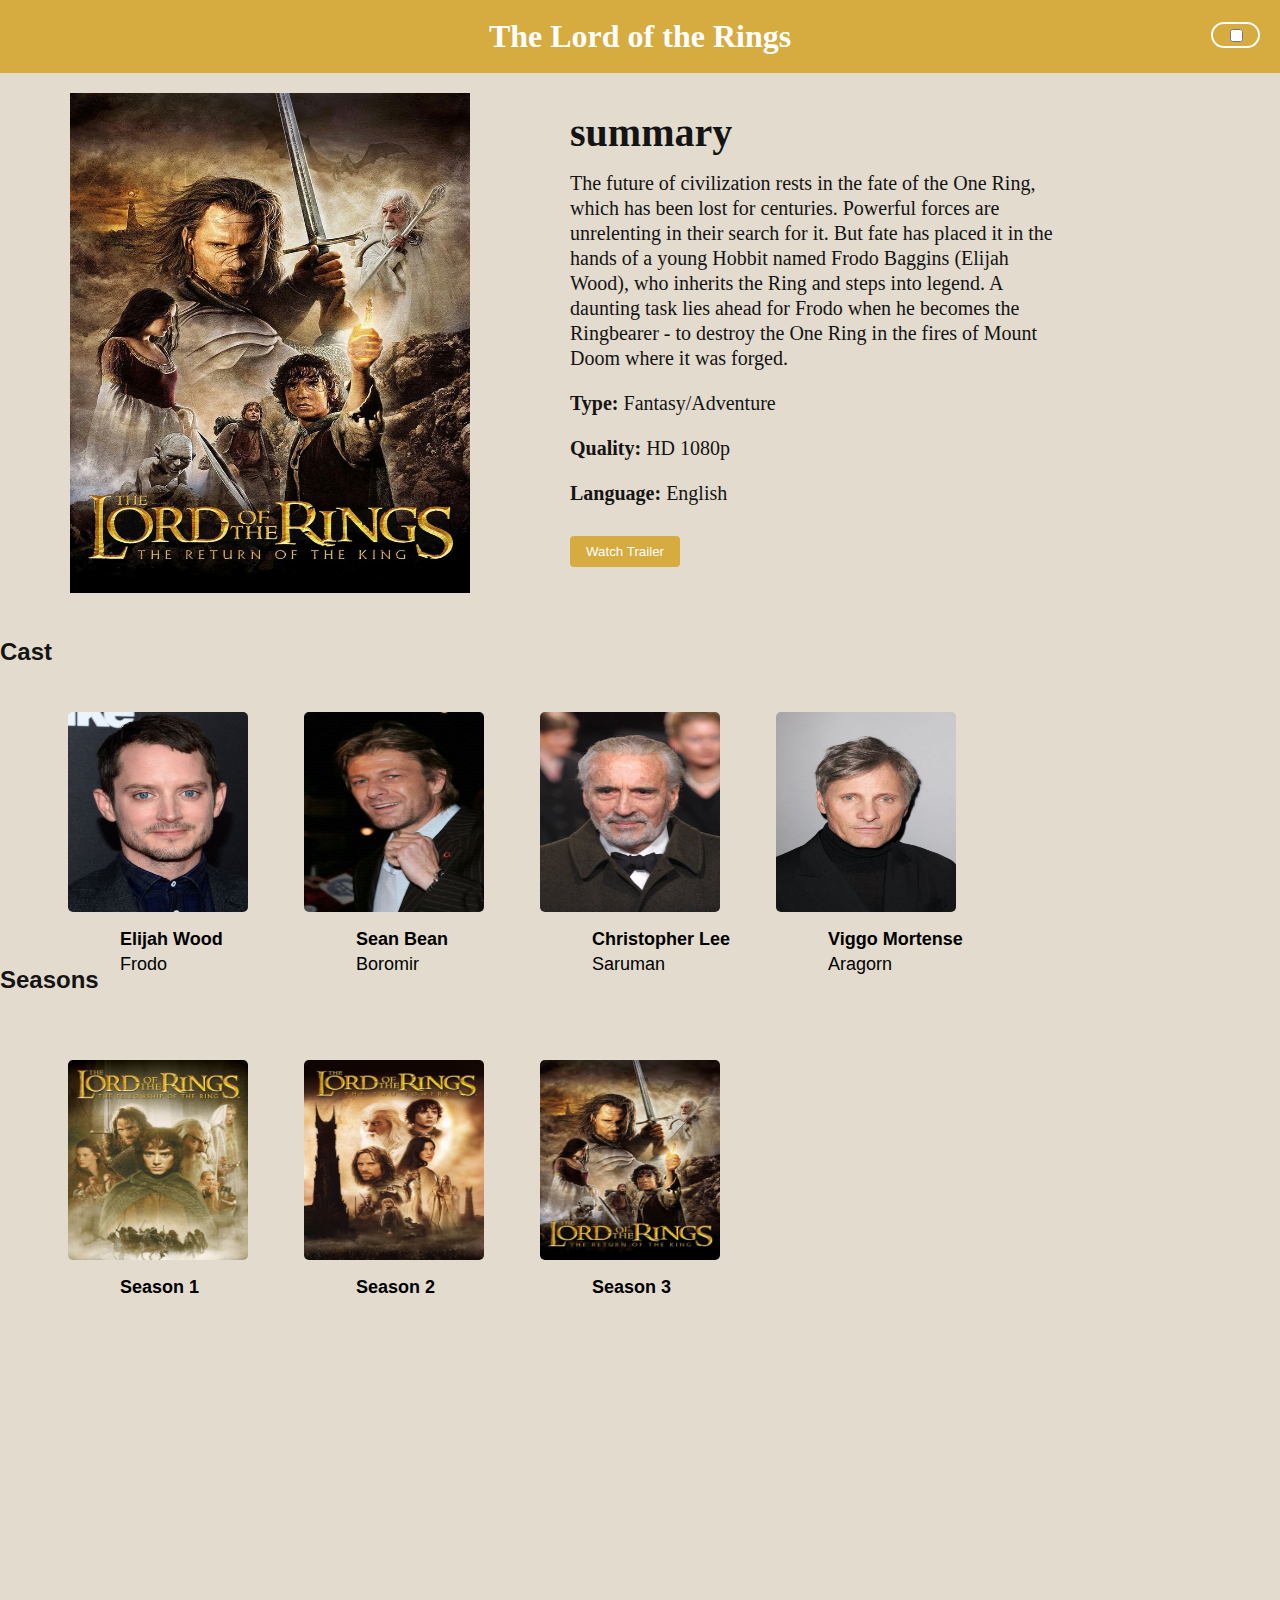
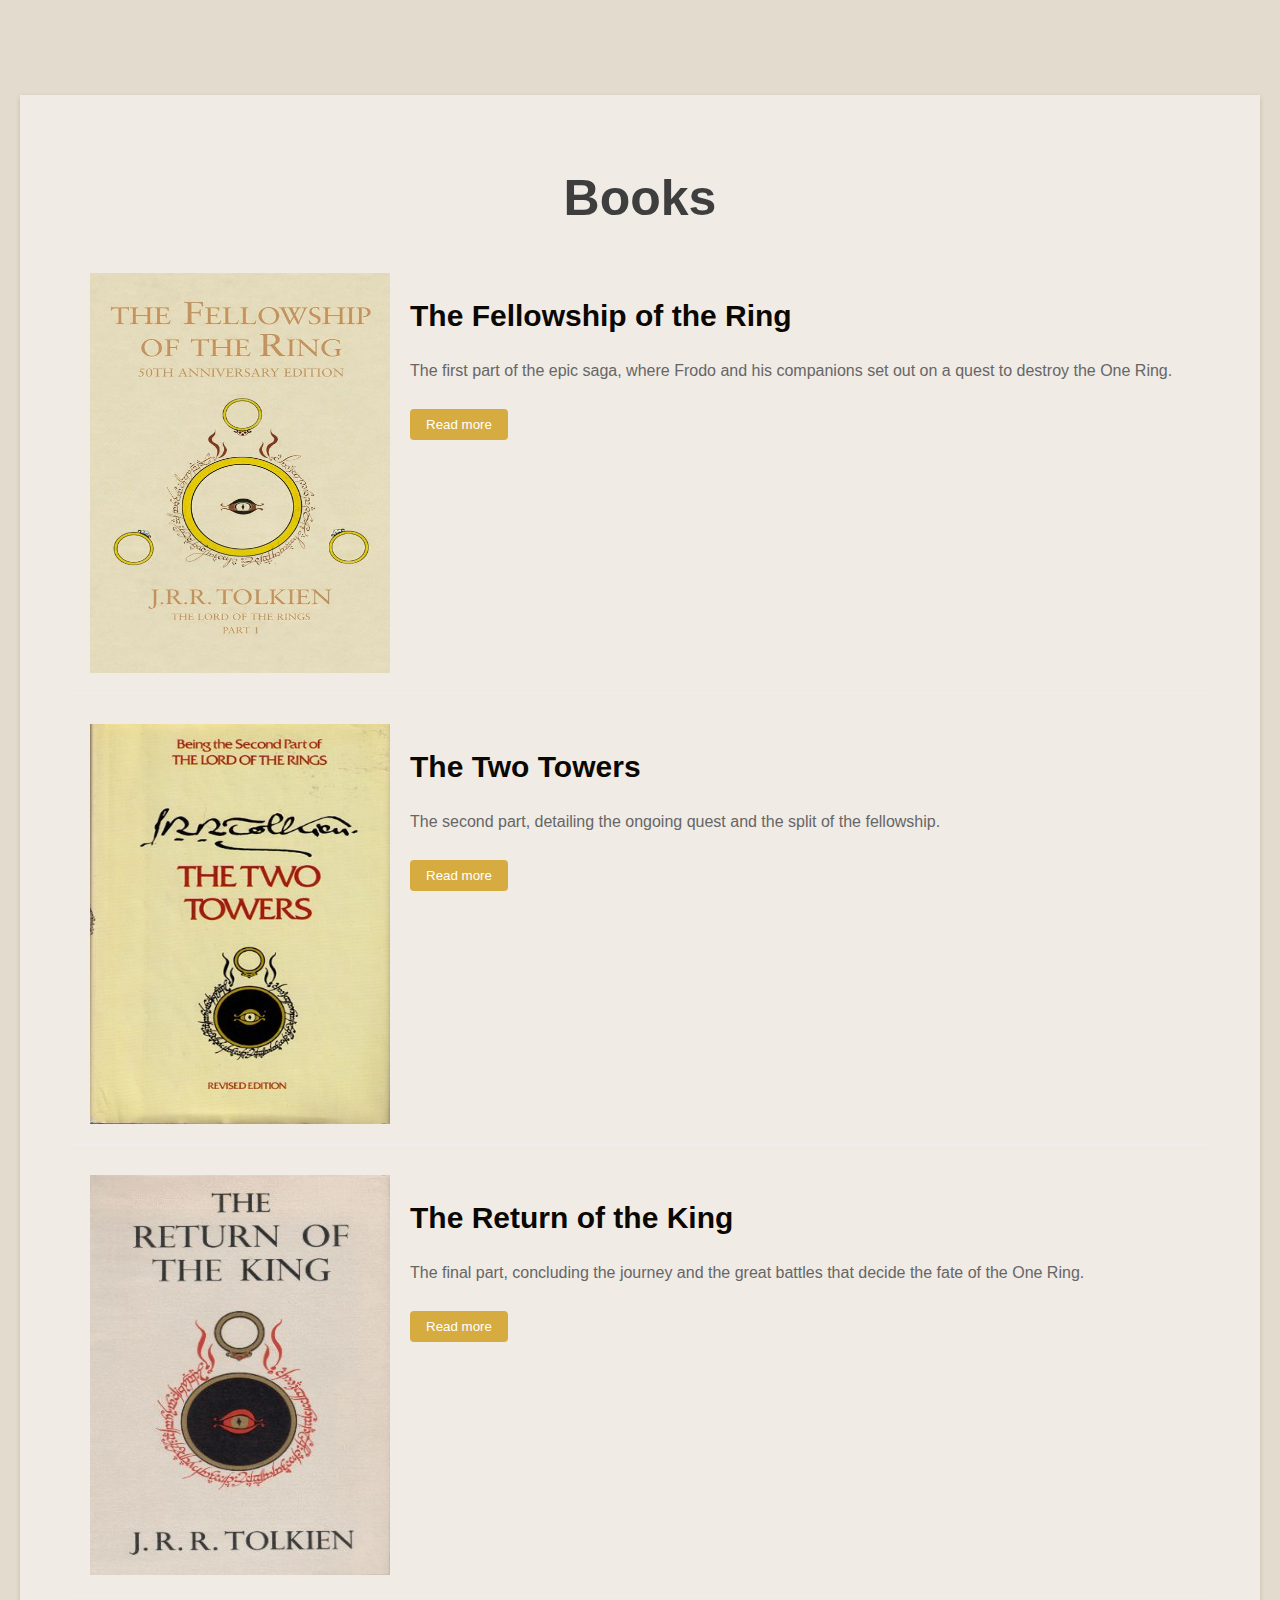
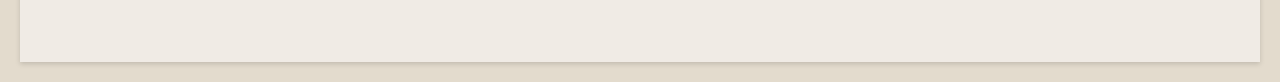
<file: index.html>
<!DOCTYPE html>
    <html lang="en">
    <head>
        <meta charset="UTF-8">
        <meta name="viewport" content="width=device-width, initial-scale=1.0">
        <title>The Lord of the Rings</title>
        <link rel="stylesheet" href="CSS.css">
    </head>
    <body>
        <header>
            <label class="switch">
                <input type="checkbox" id="darkModeToggle">
                <span class="slider round"></span>
              </label>            
            <h1>The Lord of the Rings</h1>
        </header>
        <section class="movie-info">
            <a href="https://en.m.wikipedia.org/wiki/The_Lord_of_the_Rings_(film_series)" class="film-link">
            <img src="poster.jpg" alt="The Lord of the Rings Poster" class="movie-poster">
            </a>
            <div class="movie-details">
                <h1>summary</h1>
                <p>The future of civilization rests in the fate of the One Ring, which has been lost for centuries. Powerful forces are unrelenting in their search for it. But fate has placed it in the hands of a young Hobbit named Frodo Baggins (Elijah Wood), who inherits the Ring and steps into legend. A daunting task lies ahead for Frodo when he becomes the Ringbearer - to destroy the One Ring in the fires of Mount Doom where it was forged.</p>
                <p><strong>Type:</strong> Fantasy/Adventure</p>
                <p><strong>Quality:</strong> HD 1080p</p>
                <p><strong>Language:</strong> English</p>
                <button id="watch-trailer">Watch Trailer</button>
            <div class="trailer-popup" style="display:none;">
                <iframe id="trailer-video" width="500" height="260" src="https://www.youtube.com/embed/_nZdmwHrcnw" frameborder="0" allow="accelerometer; autoplay; clipboard-write; encrypted-media; gyroscope; picture-in-picture" allowfullscreen></iframe>
            </div>
        </section>
        <h2>Cast</h2>
        <section>
            <ul class="cast">
                <li><div><img src="html 7.jpg" alt=""><p><strong>Elijah Wood </strong><br>Frodo</p></div></li>
                <li><div><img src="html 2.jpg" alt=""><p><strong>Sean Bean</strong><br>Boromir</p></div></li>
                <li><div><img src="html 9.jpg" alt=""><p><strong>Christopher Lee</strong><br>Saruman</p></div></li>
                <li><div><img src="html 8.jpg" alt=""><p><strong>Viggo Mortense</strong><br>Aragorn</p></div></div></li>
              </ul>
            <div class="clear"></div>
        </section>

        <h2>Seasons</h2>
        <section>
            <ul class="seasons">
                <li><div><img src="poster 1.jpg" alt=""><p><strong>Season 1</strong><br></p></div></li>
                <li><div><img src="poster 2.jpg" alt=""><p><strong>Season 2</strong><br></p></div></li>
                <li><div><img src="poster 3.jpg" alt=""><p><strong>Season 3</strong><br></p></div></li>
              </ul>
            <div class="clear"></div>
        </section>    
        <section class="book-section">
            <h2 class="title">Books</h2> 
            <ul class="book-list">
                <!-- Fellowship of the Ring -->
                <li class="book">
                    <div class="book-display">
                        <img src="fellowship.jpg" alt="The Fellowship of the Ring" height="400" width="300">
                        <div class="book-content">
                            <h3>The Fellowship of the Ring</h3>
                            <p class="book-description">The first part of the epic saga, where Frodo and his companions set out on a quest to destroy the One Ring.</p>
                            <button class="details-button">Read more</button>
                            <div class="more-info">
                                <p>Frodo inherits a ring from his uncle, Bilbo Baggins, but soon learns from the Wizard Gandalf that it is the infamous Ring of Power.
                                    Knowing the Dark Lord Sauron will be searching for it, Frodo embarks on a journey towards the Elven town of Rivendell.
                                     His friend Samwise Gamgee insists on accompanying him. Frodo and Sam are then joined by their friends, Merry Brandybuck and Pippin Took.
                                      With the help of a man named Strider, they arrive in Rivendell. Strider is revealed to be Aragorn, the heir to the throne of Gondor.
                                       Gandalf informs them that the powerful Wizard Saruman has joined Sauron.
               
                                   At Rivendell, the Council of Elrond decides that a group of nine,
                                    dubbed "The Fellowship of the Ring," will set off to destroy the Ring in Mordor's Mount Doom, which is deep in Sauron's territory.
                                     Frodo Baggins is to be the ring-bearer and must ultimately destroy the Ring when they arrive. While traveling through the Mines of Moria,
                                      Gandalf falls into an abyss while battling a fire demon known as the Balrog. Without their leader, 
                                      the Fellowship is shaken, and even a brief respite with the Elf Galadriel cannot heal their bond.
                                       Desperate to protect his home nation of Gondor, Boromir tries to steal the Ring from Frodo, and Frodo runs away from the Fellowship.
                                        Sam follows him.</p>
                            </div>
                        </div>
                    </div>
                </li>
                <!-- The Two Towers -->
                <li class="book">
                    <div class="book-display">
                        <img src="two.jpg" alt="The Two Towers" height="400" width="300">
                        <div class="book-content">
                            <h3>The Two Towers</h3>
                            <p class="book-description">The second part, detailing the ongoing quest and the split of the fellowship.</p>
                            <button class="details-button">Read more</button>
                            <div class="more-info">
                                <p>As Frodo and Sam leave, a band of orcs captures Merry and Pippin and kills Boromir.
                                    Aragorn, Legolas, and Gimli decide to let the Ringbearer go and instead rescue Merry and Pippin.
                                     Aragorn, Legolas, and Gimli pursue the orcs as they run across the fields of Rohan toward Saruman's fortress at Isengard.
                                      They find evidence that the orcs of Sauron and Saruman have quarreled and that either one hobbit is still alive, 
                                      but they begin to lose hope as they fall farther and farther behind. After three days of running with little rest,
                                       they meet a troop of the riders of Rohan. The horsemen's leader, Éomer, informs the trio that the orcs were destroyed on the edge of Fangorn forest,
                                        with no survivors. He lends them horses to continue the pursuit, but offers little hope that the hobbits escaped the battle.
               
                                   Although treated roughly by the orcs, Merry and Pippin remain unharmed. When the Rohirrim attack, the hobbits run to the safety of the forest. They eventually make their way through the dense woodland to a stony hill where they meet Treebeard the Ent. This ancient being looks like a walking and talking tree and is the guardian of the forest. He does not particularly care about Sauron, but he takes the threat of Saruman very seriously. The wizard once cared for the forest and learned much from Treebeard, but now he chops down the trees to fuel the war machines of Isengard
                                   . Treebeard calls an Entmoot, a meeting of many Ents who decide to fight Saruman.</p>
               
                            </div>
                        </div>
                    </div>
                </li>
                <!-- The Return of the King -->
                <li class="book">
                    <div class="book-display">
                        <img src="return.jpg" alt="The Return of the King" height="400" width="300">
                        <div class="book-content">
                            <h3>The Return of the King</h3>
                            <p class="book-description">The final part, concluding the journey and the great battles that decide the fate of the One Ring.</p>
                            <button class="details-button">Read more</button>
                            <div class="more-info">
                                <p>To keep Pippin out of further trouble, Gandalf rides with him to Minas Tirith, the city that Sauron's armies will soon besiege.
                                    They meet with Boromir's father Denethor, the Ruling Steward of Gondor, and in gratitude for Boromir's sacrifice (saving them from the orcs at Parth Galen),
                                     Pippin pledges his service to the steward as a Guard of the White Tower. Denethor does not trust Gandalf,
                                      and he knows that the wizard has brought Aragorn to reclaim the throne. Faramir returns to the city, wearied from fighting, and reports his encounter with Frodo.
                                       Angry that his son did not bring the Ring to Gondor,
                                    Denethor sends the exhausted captain back into the field to lead a rearguard action against the oncoming army.
                                     When they make their last dash for the safety of the gates, Gandalf rides out to defend them from the flying Nazgûl, but Faramir falls at the gates.
               
                                   The Riders of Rohan muster their forces, preparing to ride to the aid of Minas Tirith, 
                                   and Merry strikes up a friendship with Théoden. Aragorn realizes that he must take the Paths of the Dead if he is to reach Minas Tirith in time to lift the siege.
                                    He takes the evil road with Legolas, Gimli,
                                     and the Dúnedain (a group of Rangers) who have joined him from the North, but the Rohirrim are convinced that he has gone to his own death.
                                      Théoden leaves behind Merry and his niece Éowyn, claiming that neither can help in the battle, but a young rider offers to carry Merry.
                                       With the aid of a strange tribesman, the Rohirrim find a forgotten road and arrive just in time to surprise the besieging army at Minas Tirith.</p>
               
                            </div>
                        </div>
                    </div>
                </li>
            </ul>
        </section>
    
    <script src="java.js"></script>
</body>
</html>
</file>
<file: CSS.css>
body, html {
  font-family: Arial, sans-serif;
  margin: 0;
  padding: 0;
  background: #e3dbcd;
  color: #141414;
  line-height:25px;
}

header {
  background: #d6ab3f;
  color: #fff;
  padding: 2.5px 5px;
  text-align: center;
  font-family: Georgia, 'Times New Roman', Times, serif;
}
label{
  position: absolute;
  width: 45px;
  height: 22px;
  right: 20px;
  top:22px ;
  border-radius: 20px;
  border: 2px solid;

}
label ::before{
  position: absolute;
  content: "";
  width: 20px;
  height: 20px;
  left: 1px;
  top:1px ;
  border-radius: 50%;
  cursor: pointer;
  transition: 0.4s;
  color: #000;

}
label.active::before{
  left: 24px;
  background: #080808;
}
body.night{
  background: #602901dd;
  color: #fff;
}
.try{
  font-family: Georgia, 'Times New Roman', Times, serif;
}

.movie-info {
  display: flex;
  padding: 20px;
  justify-content:centre;
  align-items: flex-start;
  font-family: Georgia, 'Times New Roman', Times, serif;
  font-size: 20px;
}

.movie-poster {
  margin-right: 100px;
  padding-left: 50px;
  width: 400px;
  height: 500px;
}
.film-link{
  display: inline-block;
  text-align: center;
  color: #000;
  text-decoration: none;
}

.movie-details {
  max-width: 600px;
  padding-right: 200px;
}

.trailer-popup {
  display: none;
  position:relative;
  left: 90%;
  top: 50%;
  transform: translate(-50%, -50%);
  z-index: 1000;
  background: rgba(0,0,0,0.8);

}
.cast {
  list-style-type: none;
}
.cast img {
  height: 200px;
  width: 180px;
  margin: 28px;
  border-radius: 5px;
}
.cast h2 {
  color:black;
  position: relative;
  text-align: center;
  font-size: 50px;
  margin-top: 140px;
}
.cast li {
  float: left;
}
.cast div {
  position: relative;
} 
.cast p {
  width: auto;
  font-size: 18px;
  color: black;
  padding-left: 40px;
  margin-top: -20px;
  position: absolute;
  margin-left: 40px;
}
.clear {
  clear: both;
}
.seasons {
  list-style-type: none;
  margin-top: 40px;
}
.seasons img {
  height: 200px;
  width: 180px;
  margin: 28px;
  border-radius: 5px;
}
.seasons h2 {
  color: black;
  position: relative;
  text-align: center;
  font-size: 50px;
  margin-top: 180px;
}
.seasons li {
  float: left;
}
.seasons p {
  width: auto;
  font-size: 18px;
  color: black;
  padding-left: 40px;
  margin-top: -20px;
  position: absolute;
  margin-left: 40px;
}





.book-section {
  background: #f0ebe5;
  padding: 50px;
  margin: 20px;
  box-shadow: 0 2px 5px rgba(0,0,0,0.15);
  margin-top: 400px;
}

.book-list {
  list-style: none;
  padding: 0;
}

.book {
  border-bottom: 1px solid #eee;
  padding: 20px;
  margin-bottom: 10px;
  display: flex;
}

.title {
  font-family: 'Arial', sans-serif;
  font-size: 50px;
  color: #3e3e3e;
  text-align: center;
}

.book-display {
  display: flex;
  align-items: start;
}

.book-content {
  padding-left: 20px;
  max-width: 900px;
}
.book-content h3 {
  font-size: 30px;
  color: #0b0803;
}
.book-description {
  color: #666;
  font-size: 16px;
}

.details-button {
  background: #d6ab3f;
  color: white;
  border: none;
  padding: 8px 16px;
  margin-top: 10px;
  cursor: pointer;
  border-radius: 4px;
}
#watch-trailer{

  background: #d6ab3f;
  color: white;
  border: none;
  padding: 8px 16px;
  margin-top: 10px;
  cursor: pointer;
  border-radius: 4px;

}
#watch-trailer:hover{
  background: #eb9204;
}

.details-button:hover {
  background: #eb9204;
}

.more-info {
  display: none;
  padding: 10px;
  background-color: #fff;
  color: #000;
  margin-top: 10px;
  border-radius: 4px;
  box-shadow: 0 2px 4px rgba(0,0,0,0.1);
}

img {
  flex-shrink: 0;
}
</file>
